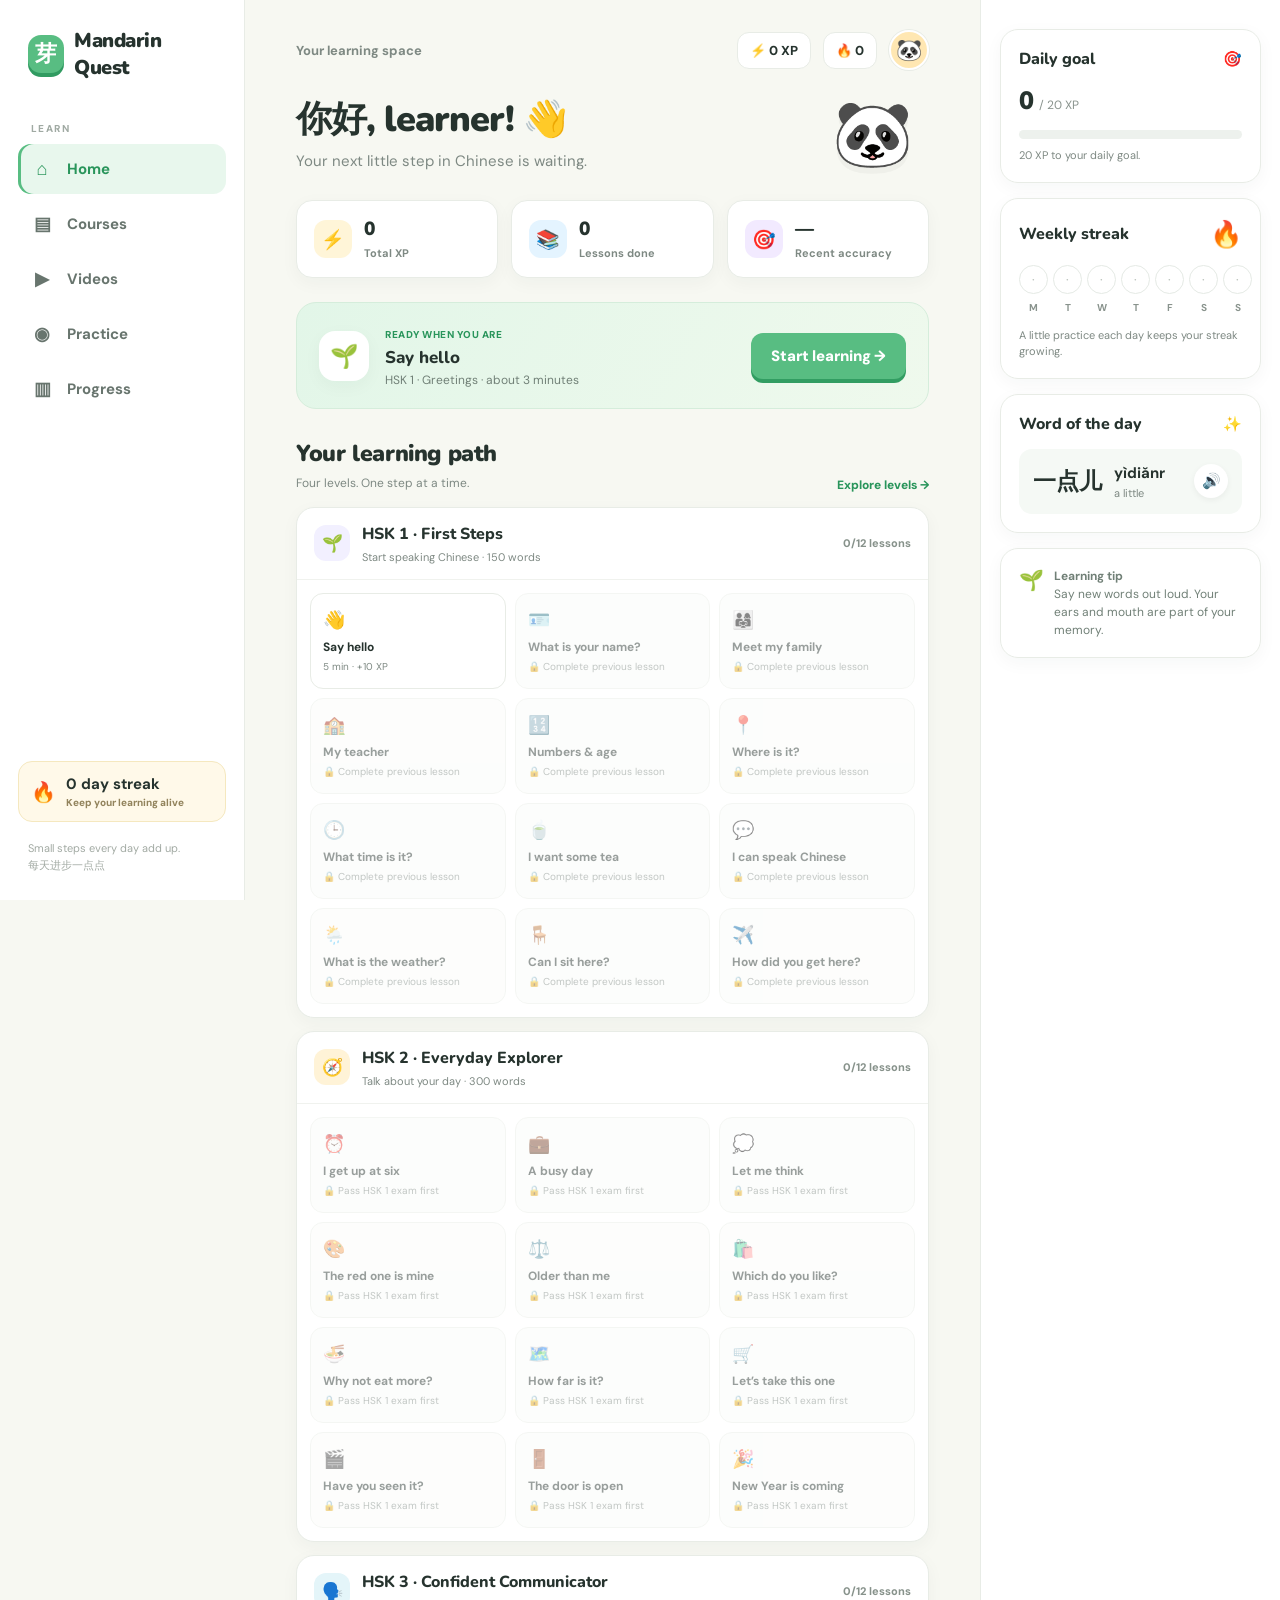
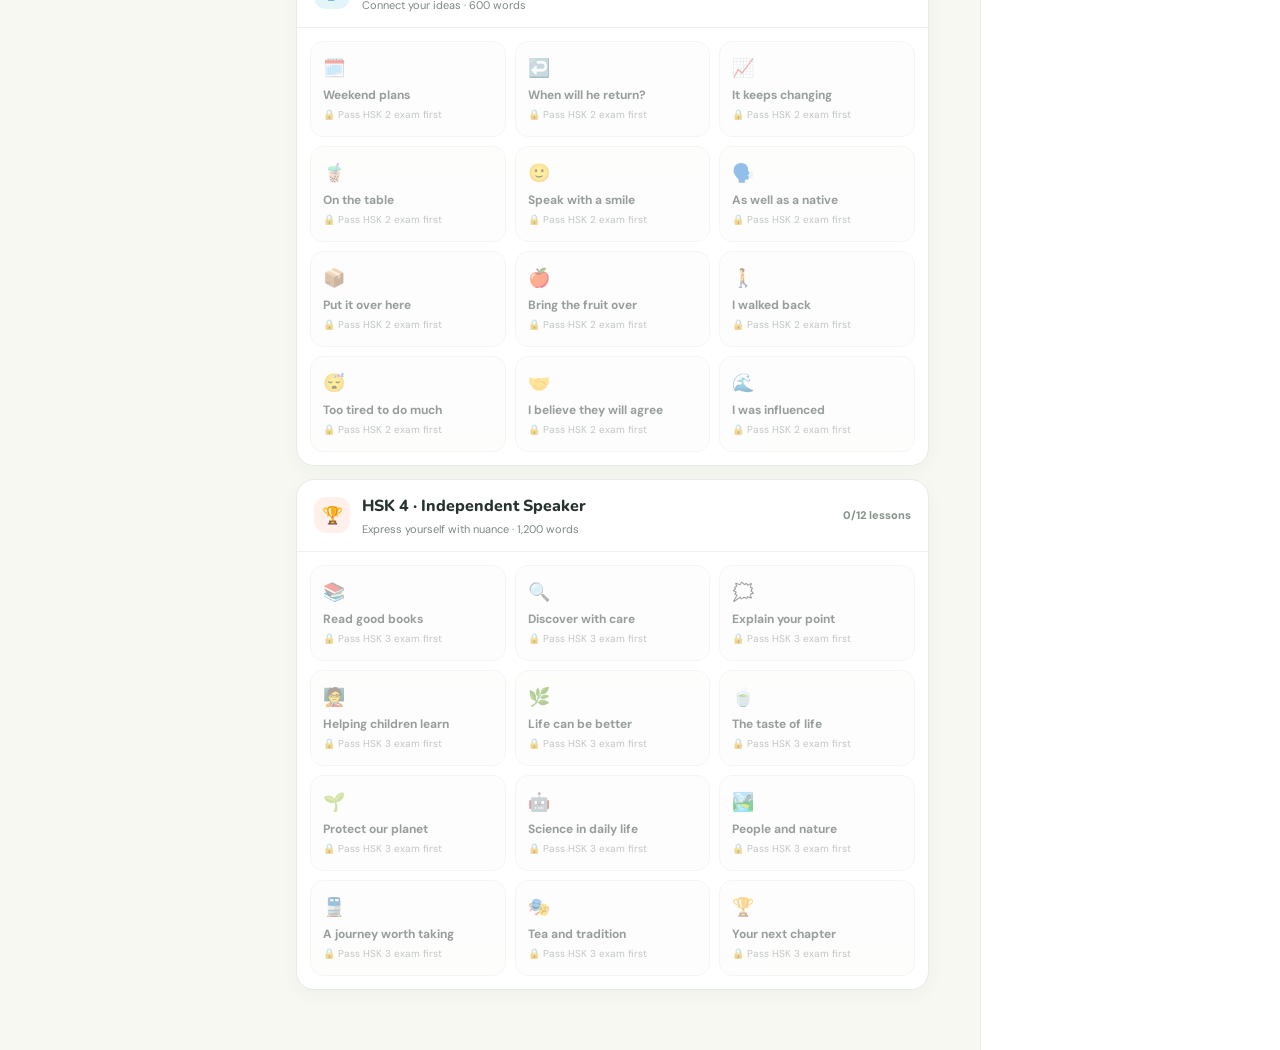
<file: mandarin-quest/index.html>
<!doctype html>
<html lang="en">
<head>
<meta charset="utf-8"><meta name="viewport" content="width=device-width,initial-scale=1">
<meta name="theme-color" content="#f7f8f2"><link rel="manifest" href="./manifest.webmanifest"><link rel="icon" href="./icon.svg" type="image/svg+xml"><title>Mandarin Quest — Learn Chinese</title>
<style>
@import url('https://fonts.googleapis.com/css2?family=DM+Sans:wght@400;500;600;700;800&family=Nunito:wght@600;700;800;900&display=swap');
:root{--ink:#26332e;--muted:#7e8983;--line:#e8ece6;--paper:#fff;--bg:#f7f8f2;--green:#58bd82;--deep:#29955b;--mint:#e6f6ec;--yellow:#ffce58;--blue:#72b9ec;--pink:#f08a91;--purple:#a58be2;--shadow:0 5px 18px #26332e0a}
*{box-sizing:border-box}body{margin:0;background:var(--bg);color:var(--ink);font:15px 'DM Sans',sans-serif}button{font:inherit;color:inherit;cursor:pointer} .app{max-width:1440px;margin:auto;min-height:100vh;display:grid;grid-template-columns:245px 1fr 300px}
aside{background:#fff;border-right:1px solid var(--line);padding:27px 18px;position:sticky;top:0;height:100vh;display:flex;flex-direction:column;z-index:3}.logo{display:flex;align-items:center;gap:10px;padding:0 10px 32px;font:900 20px Nunito,sans-serif;letter-spacing:-.5px}.logo-mark{width:38px;height:38px;border-radius:13px;background:var(--green);display:grid;place-items:center;color:white;font-size:22px;box-shadow:0 4px 0 #319b61}.nav-label{font-size:10px;font-weight:800;letter-spacing:1.4px;color:#a0aaa3;padding:9px 13px}.nav{display:grid;gap:5px}.nav button{display:flex;align-items:center;gap:14px;border:0;background:transparent;padding:13px;border-radius:13px;text-align:left;font-weight:700;color:#68756e;transition:.15s}.nav button:hover{background:#f5f8f4}.nav button.active{color:var(--deep);background:#e8f7ed;box-shadow:inset 3px 0 var(--green)}.ico{width:22px;text-align:center;font-size:18px}.side-bottom{margin-top:auto}.streak-small{display:flex;align-items:center;gap:10px;background:#fff9e9;border:1px solid #f5e8bf;border-radius:14px;padding:12px;font-weight:800}.streak-small span{font-size:20px}.side-foot{font-size:11px;color:#a2aaa3;padding:18px 10px 0;line-height:1.5}
main{padding:28px clamp(20px,4vw,56px) 60px;min-width:0}.topline{display:flex;justify-content:space-between;align-items:center;margin:2px 0 22px}.crumb{color:var(--muted);font-size:13px;font-weight:700}.profile{display:flex;align-items:center;gap:12px}.pill{border:1px solid var(--line);border-radius:12px;padding:9px 12px;background:#fff;font-weight:800;font-size:13px}.avatar{width:40px;height:40px;border-radius:50%;background:#ffe7b2;display:grid;place-items:center;font-size:21px;border:2px solid #fff;box-shadow:0 0 0 1px var(--line)}h1,h2,h3,p{margin-top:0}h1{font:900 clamp(27px,3vw,36px) Nunito,sans-serif;letter-spacing:-1px;margin-bottom:6px}h2{font:900 23px Nunito,sans-serif;letter-spacing:-.4px;margin-bottom:5px}h3{font:800 16px Nunito,sans-serif;margin-bottom:5px}.sub{color:var(--muted);line-height:1.55;margin-bottom:0}.welcome{display:flex;justify-content:space-between;align-items:center;gap:20px;margin-bottom:24px}.welcome-art{font-size:65px;filter:drop-shadow(0 6px 0 #00000008);margin-right:16px}.welcome-copy{max-width:570px}.stats{display:grid;grid-template-columns:repeat(3,1fr);gap:13px;margin-bottom:24px}.stat{background:#fff;border:1px solid var(--line);border-radius:16px;padding:15px 17px;box-shadow:var(--shadow);display:flex;align-items:center;gap:12px}.stat-icon{height:38px;width:38px;display:grid;place-items:center;border-radius:12px;background:#fff5d8;font-size:19px}.stat:nth-child(2) .stat-icon{background:#e4f4ff}.stat:nth-child(3) .stat-icon{background:#f2eaff}.stat strong{font:900 19px Nunito,sans-serif;display:block}.stat small{color:var(--muted);font-size:11px;font-weight:700}
.continue{background:linear-gradient(120deg,#e2f6e8,#eff9ed);border:1px solid #d5eddb;border-radius:20px;padding:20px 22px;display:flex;align-items:center;gap:16px;margin-bottom:29px}.continue-icon{width:50px;height:50px;border-radius:16px;background:#fff;display:grid;place-items:center;font-size:23px;box-shadow:var(--shadow);flex:none}.continue-info{flex:1}.continue-info small{font-weight:800;color:var(--deep);letter-spacing:.5px;text-transform:uppercase;font-size:10px}.continue-info h3{font-size:17px;margin:3px 0}.continue-info p{margin:0;color:#718077;font-size:12px}.btn{border:0;border-radius:12px;background:var(--green);color:white;font-weight:900;padding:13px 20px;box-shadow:0 4px 0 #329d62;transition:transform .15s,box-shadow .15s}.btn:hover{transform:translateY(-1px);box-shadow:0 5px 0 #329d62}.btn:active{transform:translateY(2px);box-shadow:0 2px 0 #329d62}.btn.secondary{background:#fff;color:var(--deep);box-shadow:0 3px 0 #d9e6dd;border:1px solid #e1e9e2}.section-head{display:flex;align-items:end;justify-content:space-between;margin:0 0 14px}.section-head a{font-size:12px;color:var(--deep);font-weight:800;cursor:pointer}.path{display:grid;gap:13px}.unit{border:1px solid var(--line);border-radius:18px;background:#fff;overflow:hidden;box-shadow:var(--shadow)}.unit-head{display:flex;align-items:center;gap:12px;padding:15px 17px;border-bottom:1px solid #f0f2ee}.unit-badge{height:36px;width:36px;border-radius:12px;background:#f2f0ff;display:grid;place-items:center;font-size:17px}.unit:nth-child(2) .unit-badge{background:#fff3d7}.unit:nth-child(3) .unit-badge{background:#e4f5f9}.unit:nth-child(4) .unit-badge{background:#fff0ec}.unit-head div:nth-child(2){flex:1}.unit-head p{margin:2px 0 0;color:var(--muted);font-size:11px}.unit-progress{font-size:11px;font-weight:800;color:#87928b}.lessons{display:grid;grid-template-columns:repeat(3,1fr);gap:9px;padding:13px}.lesson-card{border:1px solid var(--line);border-radius:13px;padding:12px;min-height:96px;background:#fff;text-align:left;transition:.15s;position:relative}.lesson-card:hover{border-color:#9bd5ad;transform:translateY(-2px);box-shadow:var(--shadow)}.lesson-card.done{background:#f0faf3;border-color:#d2efda}.lesson-card.locked{opacity:.47;cursor:not-allowed;background:#fafbf9}.lesson-card .lesson-icon{font-size:18px;margin-bottom:8px}.lesson-card strong{display:block;font-size:12px;line-height:1.3}.lesson-card small{font-size:10px;color:var(--muted);display:block;margin-top:5px}.check{position:absolute;right:9px;top:8px;color:var(--deep);font-weight:900}.rightbar{border-left:1px solid var(--line);padding:29px 19px;background:#fff}.right-card{border:1px solid var(--line);border-radius:18px;padding:18px;margin-bottom:15px;box-shadow:var(--shadow)}.right-title{display:flex;justify-content:space-between;align-items:center;margin-bottom:14px}.right-title h3{margin:0}.flame{font-size:26px}.week{display:flex;justify-content:space-between;gap:5px}.day{display:grid;gap:7px;justify-items:center;color:#89938d;font-size:10px;font-weight:700}.day-mark{width:29px;height:29px;border-radius:50%;border:1.5px solid #e5eae5;display:grid;place-items:center;color:#bbc3bd}.day-mark.hit{background:#ffefc7;border-color:#ffefc7;color:#dd9c15}.goal-bar{height:9px;border-radius:9px;background:#edf1ed;overflow:hidden;margin:12px 0 8px}.goal-fill{height:100%;background:var(--green);border-radius:9px;transition:width .4s}.micro{font-size:11px;color:var(--muted);line-height:1.5}.word-card{background:#f5f9f5;border-radius:13px;padding:14px;display:flex;align-items:center;gap:12px}.hanzi{font:800 23px Nunito,sans-serif}.word-info{flex:1}.word-info small{display:block;color:var(--muted);font-size:11px;margin-top:3px}.sound{border:0;background:white;width:34px;height:34px;border-radius:50%;box-shadow:0 2px 6px #0000000e}.tip{display:flex;gap:10px;align-items:flex-start}.tip span{font-size:20px}.tip p{font-size:12px;line-height:1.5;color:#718077;margin:0}.view{display:none}.view.active{display:block}.level-tabs{display:flex;gap:9px;margin:20px 0}.tab{border:1px solid var(--line);border-radius:12px;padding:10px 15px;background:#fff;font-weight:800;color:#6d7971}.tab.active{background:var(--deep);border-color:var(--deep);color:white}.level-banner{border-radius:19px;padding:21px 23px;background:#f0ebff;display:flex;align-items:center;gap:17px;margin-bottom:19px}.level-banner .big{font-size:39px}.level-banner p{margin:4px 0 0;color:#737386;font-size:13px}.level-banner .level-words{margin-left:auto;text-align:right;font-weight:900;font:900 18px Nunito}.level-banner .level-words small{display:block;font:700 10px 'DM Sans';color:#7c7b89}.two-col{display:grid;grid-template-columns:1fr 1fr;gap:14px}.info-box{background:#fff;border:1px solid var(--line);padding:17px;border-radius:16px}.info-box p{color:var(--muted);font-size:13px;line-height:1.6;margin:7px 0 0}.practice-list{display:grid;gap:10px;margin-top:17px}.practice-row{display:flex;align-items:center;gap:12px;padding:13px;background:#fff;border:1px solid var(--line);border-radius:13px}.practice-row .rowicon{font-size:20px}.practice-row div:nth-child(2){flex:1}.practice-row small{display:block;color:var(--muted);font-size:11px;margin-top:2px}.practice-row button{border:0;background:#e8f7ed;color:var(--deep);font-size:11px;font-weight:900;border-radius:10px;padding:9px 11px}.lesson-overlay{position:fixed;inset:0;background:#1e2c2580;z-index:10;display:none;align-items:center;justify-content:center;padding:18px}.lesson-overlay.open{display:flex}.lesson-modal{width:min(650px,100%);min-height:490px;background:#fff;border-radius:24px;box-shadow:0 25px 80px #13251b55;padding:25px 30px;display:flex;flex-direction:column;position:relative}.modal-top{display:flex;align-items:center;gap:13px}.close{border:0;background:transparent;font-size:23px;color:#8c9790}.progress-track{height:11px;background:#edf1ed;border-radius:9px;flex:1;overflow:hidden}.progress-track div{height:100%;background:var(--green);border-radius:9px;transition:width .3s}.hearts{font-size:13px;color:#ed7f85;font-weight:900}.question-area{margin:auto 0;padding:28px 0}.q-label{color:var(--deep);font-size:12px;font-weight:900;text-transform:uppercase;letter-spacing:1px}.question-area h2{font-size:25px;margin:12px 0 7px}.question-area .hint{color:var(--muted);font-size:14px}.listen-word{display:inline-flex;align-items:center;gap:13px;background:#f4f8f4;padding:16px 20px;border-radius:16px;margin:15px 0}.listen-word b{font:900 35px Nunito}.listen-word button{border:0;border-radius:50%;height:42px;width:42px;background:#dff3e5;font-size:19px}.answers{display:grid;gap:10px;margin-top:17px}.answer{border:2px solid #e7ece7;background:white;border-radius:14px;padding:13px 15px;text-align:left;font-weight:700;min-height:49px;transition:.12s}.answer:hover{border-color:#a6d8b3;background:#fbfefb}.answer.selected{border-color:#64bf87;background:#f0fbf3}.answer.correct{border-color:#55bd7e;background:#eaf8ef}.answer.wrong{border-color:#ed8d91;background:#fff0f0}.answer .cn{font:800 18px Nunito}.answer .en{color:#758078;margin-left:8px;font-size:13px}.typing{width:100%;border:2px solid #e2e9e2;border-radius:13px;padding:14px;font:600 16px 'DM Sans';outline:none;margin-top:14px}.typing:focus{border-color:#6ec68c}.word-tiles{display:flex;flex-wrap:wrap;gap:8px;margin:14px 0}.tile{border:1px solid #dce6dc;background:#fff;border-radius:11px;padding:10px 14px;font:800 17px Nunito;box-shadow:0 2px 0 #e4e9e3}.tile.used{opacity:.32}.tile-space{height:48px;border-bottom:2px solid #dce6dc;font-size:19px;font-weight:800;padding:8px}.feedback{min-height:26px;margin-top:12px;font-weight:800;font-size:13px}.feedback.good{color:#249255}.feedback.bad{color:#d66367}.modal-bottom{display:flex;justify-content:space-between;align-items:center;border-top:1px solid var(--line);padding-top:17px}.modal-bottom .btn{min-width:120px}.result{text-align:center;margin:auto;padding:35px 0}.result .result-emoji{font-size:76px}.result h2{font-size:29px}.result p{color:var(--muted)}.toast{position:fixed;bottom:24px;left:50%;transform:translate(-50%,20px);opacity:0;background:#26332e;color:white;padding:12px 18px;border-radius:12px;z-index:20;font-size:13px;font-weight:700;transition:.25s;pointer-events:none}.toast.show{opacity:1;transform:translate(-50%,0)}.mobile-menu{display:none}
@media(max-width:1120px){.app{grid-template-columns:215px 1fr}.rightbar{display:none}aside{padding-inline:13px}main{padding-inline:30px}}
@media(max-width:700px){.app{display:block;padding-bottom:65px}aside{position:fixed;top:auto;bottom:0;height:62px;width:100%;border-right:0;border-top:1px solid var(--line);padding:5px 8px;display:block}.logo,.nav-label,.side-bottom,.side-foot{display:none}.nav{display:flex;justify-content:space-around}.nav button{display:grid;justify-items:center;gap:1px;padding:6px 9px;font-size:9px}.ico{font-size:18px}.nav button.active{box-shadow:inset 0 -3px var(--green)}main{padding:18px 15px 35px}.topline{margin-bottom:18px}.profile .pill{font-size:11px;padding:8px}.welcome-art{font-size:45px;margin-right:0}.stats{gap:7px}.stat{padding:11px 9px;gap:7px}.stat-icon{width:30px;height:30px;font-size:15px}.stat strong{font-size:16px}.stat small{font-size:9px}.continue{padding:14px;gap:10px;flex-wrap:wrap}.continue .btn{margin-left:auto;padding:10px 13px}.continue-info h3{font-size:15px}.lessons{grid-template-columns:1fr 1fr;padding:10px}.lesson-card{min-height:88px}.lesson-modal{padding:19px 18px;min-height:480px}.question-area h2{font-size:22px}.two-col{grid-template-columns:1fr}.level-tabs{overflow:auto}.tab{white-space:nowrap}.level-banner{padding:15px}.level-banner .level-words{font-size:15px}}
</style><style>.video-feature{background:linear-gradient(120deg,#e8f5ff,#f2efff);border:1px solid #dfeaf6;padding:20px;border-radius:18px;margin:20px 0;display:flex;gap:15px;align-items:center}.video-feature .play{font-size:34px}.video-feature p{margin:4px 0 0;color:#718077;font-size:13px;line-height:1.5}.video-layout{display:grid;grid-template-columns:minmax(0,1.6fr) minmax(220px,.8fr);gap:17px;margin-top:17px}.video-player{background:#18221e;border-radius:16px;overflow:hidden;aspect-ratio:16/9;box-shadow:var(--shadow)}.video-player iframe{width:100%;height:100%;border:0}.video-pick{padding:17px;border:1px solid var(--line);background:#fff;border-radius:16px}.video-pick p{color:var(--muted);font-size:12px;line-height:1.5}.video-levels{display:grid;gap:8px}.video-level{border:1px solid var(--line);background:#fff;border-radius:12px;padding:11px 12px;text-align:left;display:flex;align-items:center;gap:10px;font-weight:800}.video-level.active{background:#e8f7ed;border-color:#91d1a4;color:var(--deep)}.video-level small{margin-left:auto;font-weight:600;color:var(--muted)}.video-controls{display:flex;align-items:center;justify-content:space-between;gap:14px;margin-top:12px;padding:14px 16px;background:#fff;border:1px solid var(--line);border-radius:14px}.video-controls .micro{margin-top:3px}@media(max-width:700px){.video-layout{grid-template-columns:1fr}.video-pick{order:-1}.video-feature{align-items:flex-start}.video-controls{align-items:flex-start;flex-direction:column}}
</style></head>
<body><div class="app">
<aside><div class="logo"><div class="logo-mark">芽</div> Mandarin Quest</div><div class="nav-label">LEARN</div><nav class="nav"><button data-view="home" class="active"><span class="ico">⌂</span>Home</button><button data-view="courses"><span class="ico">▤</span>Courses</button><button data-view="videos"><span class="ico">▶</span>Videos</button><button data-view="practice"><span class="ico">◉</span>Practice</button><button data-view="progress"><span class="ico">▥</span>Progress</button></nav><div class="side-bottom"><div class="streak-small"><span>🔥</span><div><b id="sideStreak">0 day streak</b><div style="font-size:10px;color:#92835c;margin-top:2px">Keep your learning alive</div></div></div></div><div class="side-foot">Small steps every day add up.<br>每天进步一点点</div></aside>
<main><div class="topline"><div class="crumb" id="crumb">Your learning space</div><div class="profile"><div class="pill">⚡ <span id="topXP">0</span> XP</div><div class="pill">🔥 <span id="topStreak">0</span></div><div class="avatar">🐼</div></div></div>
<section class="view active" id="home"><div class="welcome"><div class="welcome-copy"><h1>你好, learner! 👋</h1><p class="sub">Your next little step in Chinese is waiting.</p></div><div class="welcome-art">🐼</div></div><div class="stats"><div class="stat"><div class="stat-icon">⚡</div><div><strong id="statXP">0</strong><small>Total XP</small></div></div><div class="stat"><div class="stat-icon">📚</div><div><strong id="statLessons">0</strong><small>Lessons done</small></div></div><div class="stat"><div class="stat-icon">🎯</div><div><strong id="statAccuracy">—</strong><small>Recent accuracy</small></div></div></div><div class="continue"><div class="continue-icon">🌱</div><div class="continue-info"><small>READY WHEN YOU ARE</small><h3 id="continueTitle">Start your first lesson</h3><p id="continueDesc">A quick lesson is all it takes to begin.</p></div><button class="btn" id="continueBtn">Start learning →</button></div><div class="section-head"><div><h2>Your learning path</h2><p class="sub" style="font-size:12px">Four levels. One step at a time.</p></div><a onclick="showView('courses')">Explore levels →</a></div><div class="path" id="homePath"></div></section>
<section class="view" id="courses"><h1>Your courses</h1><p class="sub">Choose a level and build your Chinese, one lesson at a time.</p><div class="level-tabs" id="levelTabs"></div><div id="courseContent"></div></section>
<section class="view" id="videos"><h1>Learn with videos 🎬</h1><p class="sub">Finish one video to unlock the next lesson.</p><div class="video-feature"><div class="play">▶️</div><div><h3 style="margin:0">Video path: Chinese Zero to Hero</h3><p>Choose an HSK level and watch its lessons in order. The next video unlocks when the current video finishes.</p></div></div><div class="video-layout"><div><div class="video-player" id="videoPlayer"></div><div class="video-controls"><div><b id="videoTitle">Loading lesson…</b><div class="micro" id="videoStatus">The next lesson unlocks when this video finishes.</div></div><button class="btn" id="playVideoBtn" onclick="playCurrentVideo()">▶ Play lesson</button></div></div><div class="video-pick"><h3>Choose your level</h3><p>Each level has its own step-by-step video path.</p><div class="video-levels" id="videoLevels"></div><div style="border-top:1px solid var(--line);margin-top:15px;padding-top:13px"><div class="micro"><b>Study tip</b><br>After the video, try a course lesson and say one new example aloud.</div></div></div></div><p class="micro" style="margin-top:15px">Watching completion is saved on this device. Videos are hosted by YouTube.</p></section>
<section class="view" id="practice"><h1>Practice makes progress</h1><p class="sub">Bring old words back to mind and make them stick.</p><div class="practice-list"><div class="practice-row"><span class="rowicon">🧠</span><div><b>Smart review</b><small>Revisit words from lessons you’ve completed</small></div><button onclick="startReview()">Start review</button></div><div class="practice-row"><span class="rowicon">🎧</span><div><b>Listening warm-up</b><small>Hear a word and choose what it means</small></div><button onclick="startListening()">Listen</button></div><div class="practice-row"><span class="rowicon">⚡</span><div><b>Quick 5</b><small>Five questions, a little XP, no pressure</small></div><button onclick="startQuick()">Play</button></div></div><div class="info-box" style="margin-top:18px"><h3>💡 Tiny habit, big results</h3><p>Try a short review before you finish for the day. Recalling a word from memory helps you remember it longer than rereading it.</p></div></section>
<section class="view" id="progress"><h1>Your progress</h1><p class="sub">Every lesson completed is a step forward.</p><div class="stats" style="margin-top:20px"><div class="stat"><div class="stat-icon">⚡</div><div><strong id="pXP">0</strong><small>XP earned</small></div></div><div class="stat"><div class="stat-icon">🔥</div><div><strong id="pStreak">0</strong><small>Day streak</small></div></div><div class="stat"><div class="stat-icon">🏅</div><div><strong id="pLessons">0</strong><small>Lessons completed</small></div></div></div><div class="section-head"><div><h2>Level journey</h2><p class="sub" style="font-size:12px">Your completed lessons by course.</p></div></div><div class="path" id="progressPath"></div><div class="info-box" style="margin-top:18px"><h3>🌟 A note about your course</h3><p>This learning path is inspired by the topics and progression of the HSK Standard Course series. Activities use original examples. Choose the HSK syllabus version that matches your exam date; test requirements can change.</p></div></section>
</main><div class="rightbar"><div class="right-card"><div class="right-title"><h3>Daily goal</h3><span>🎯</span></div><div style="display:flex;align-items:baseline;gap:5px"><b style="font:900 25px Nunito" id="goalCount">0</b><span style="color:#89938d;font-size:12px">/ 20 XP</span></div><div class="goal-bar"><div class="goal-fill" id="goalFill"></div></div><div class="micro" id="goalMessage">Earn 20 XP today to reach your goal.</div></div><div class="right-card"><div class="right-title"><h3>Weekly streak</h3><span class="flame">🔥</span></div><div class="week" id="week"></div><div class="micro" style="margin-top:13px">A little practice each day keeps your streak growing.</div></div><div class="right-card"><div class="right-title"><h3>Word of the day</h3><span>✨</span></div><div class="word-card"><div class="hanzi" id="wordHanzi">你好</div><div class="word-info"><b id="wordPinyin">nǐ hǎo</b><small id="wordMeaning">hello</small></div><button class="sound" onclick="speakWord()">🔊</button></div></div><div class="right-card"><div class="tip"><span>🌱</span><p><b>Learning tip</b><br>Say new words out loud. Your ears and mouth are part of your memory.</p></div></div></div></div>
<div class="lesson-overlay" id="overlay"><div class="lesson-modal" id="modal"></div></div><div class="toast" id="toast"></div>
<script>
const C=(title,topic,icon,words,pattern,example,translation)=>({title,topic,icon,words,pattern,example,translation});
const levels=[
{id:1,color:'#dff5e6',name:'First Steps',subtitle:'Start speaking Chinese',words:'150 words',units:[
{title:'Hello, Chinese!',desc:'Meet and greet',icon:'👋',lessons:[C('Say hello','Greetings','👋',[['你好','nǐ hǎo','hello'],['谢谢','xièxie','thank you'],['再见','zàijiàn','goodbye'],['不','bù','no; not']],'你好 means “hello.” 谢谢 means “thank you.”','你好！谢谢！','Hello! Thank you!'),C('What is your name?','Introductions','🪪',[['我','wǒ','I; me'],['你','nǐ','you'],['叫','jiào','to be called'],['什么','shénme','what']],'你叫什么名字？ asks “What is your name?”','你叫什么名字？我叫安娜。','What is your name? My name is Anna.'),C('Meet my family','People','👨‍👩‍👧',[['他','tā','he'],['她','tā','she'],['爸爸','bàba','dad'],['妈妈','māma','mom']],'Use 是 to say who someone is: 她是老师。','她是我的妈妈。','She is my mom.')]},
{title:'Everyday life',desc:'People, places & things',icon:'🏡',lessons:[C('My teacher','School & people','🏫',[['老师','lǎoshī','teacher'],['学生','xuésheng','student'],['朋友','péngyou','friend'],['中国','Zhōngguó','China']],'我的 means “my.” 她是我的老师。','他是中国学生。','He is a Chinese student.'),C('Numbers & age','Numbers','🔢',[['一','yī','one'],['二','èr','two'],['三','sān','three'],['岁','suì','years old']],'Number + 岁 tells someone’s age.','我女儿今年三岁。','My daughter is three this year.'),C('Where is it?','Places','📍',[['哪儿','nǎr','where'],['学校','xuéxiào','school'],['家','jiā','home'],['在','zài','at; in']],'Use 在 to say where someone or something is.','你在哪儿？我在家。','Where are you? I am at home.')]},
{title:'My day',desc:'Time, food & routines',icon:'☀️',lessons:[C('What time is it?','Time','🕒',[['现在','xiànzài','now'],['点','diǎn','o’clock'],['今天','jīntiān','today'],['明天','míngtiān','tomorrow']],'Time words often come before the action.','现在三点。','It is three o’clock now.'),C('I want some tea','Food & drink','🍵',[['想','xiǎng','would like; want'],['喝','hē','drink'],['茶','chá','tea'],['水','shuǐ','water']],'想 + verb expresses what you would like to do.','我想喝茶。','I would like to drink tea.'),C('I can speak Chinese','Abilities','💬',[['会','huì','can; know how to'],['说','shuō','speak'],['汉语','Hànyǔ','Chinese language'],['一点儿','yìdiǎnr','a little']],'会 + verb expresses a learned ability.','我会说一点儿汉语。','I can speak a little Chinese.')]},
{title:'Out and about',desc:'Weather, shopping & travel',icon:'🧭',lessons:[C('What is the weather?','Weather','🌦️',[['天气','tiānqì','weather'],['怎么样','zěnmeyàng','how; what ... like'],['很','hěn','very'],['热','rè','hot']],'怎么样 asks “how?” or “what is it like?”','今天天气怎么样？','What is the weather like today?'),C('Can I sit here?','Around town','🪑',[['能','néng','may; can'],['坐','zuò','sit'],['这儿','zhèr','here'],['请','qǐng','please']],'能 + verb can ask permission or ability.','我能坐这儿吗？','May I sit here?'),C('How did you get here?','Travel','✈️',[['来','lái','come'],['去','qù','go'],['飞机','fēijī','airplane'],['坐','zuò','take; sit']],'坐 + transport means to take that transport.','我是坐飞机来的。','I came by plane.')]}
]},
{id:2,color:'#fff0c7',name:'Everyday Explorer',subtitle:'Talk about your day',words:'300 words',units:[
{title:'My routine',desc:'Time & habits',icon:'⏰',lessons:[C('I get up at six','Daily routine','⏰',[['每天','měitiān','every day'],['起床','qǐchuáng','get up'],['早上','zǎoshang','morning'],['运动','yùndòng','exercise']],'Time + subject + action: 我每天六点起床。','我每天早上运动。','I exercise every morning.'),C('A busy day','At work','💼',[['工作','gōngzuò','work'],['公司','gōngsī','company'],['分钟','fēnzhōng','minute'],['开始','kāishǐ','begin']],'Use 从…到… for “from…to…”.','我九点开始工作。','I start work at nine.'),C('Let me think','Making plans','💭',[['想','xiǎng','think; want'],['告诉','gàosu','tell'],['再','zài','then; again'],['以后','yǐhòu','later']],'再 + verb can mean “then do it.”','让我想想再告诉你。','Let me think and tell you later.')]},
{title:'Describe & compare',desc:'Things, people & choices',icon:'🎨',lessons:[C('The red one is mine','Colors & things','🎨',[['红色','hóngsè','red'],['左边','zuǒbian','left side'],['那个','nàge','that one'],['自己','zìjǐ','oneself']],'Use 的 to mark possession or describe a noun.','左边红色的是我的。','The red one on the left is mine.'),C('Older than me','Comparisons','⚖️',[['比','bǐ','than; compare'],['大','dà','big; older'],['小','xiǎo','small; younger'],['高','gāo','tall']],'A + 比 + B + adjective: 他比我高。','他比我大三岁。','He is three years older than me.'),C('Which do you like?','Preferences','🛍️',[['喜欢','xǐhuan','like'],['觉得','juéde','feel; think'],['便宜','piányi','cheap'],['贵','guì','expensive']],'觉得 introduces an opinion or impression.','我觉得这个很便宜。','I think this is very cheap.')]},
{title:'Food & places',desc:'Order, travel & get around',icon:'🍜',lessons:[C('Why not eat more?','At a restaurant','🍜',[['吃','chī','eat'],['已经','yǐjīng','already'],['饱','bǎo','full'],['再','zài','more; again']],'怎么不…？ can gently ask why someone isn’t doing something.','你怎么不吃了？','Why aren’t you eating more?'),C('How far is it?','Directions','🗺️',[['离','lí','from; away from'],['远','yuǎn','far'],['近','jìn','near'],['走','zǒu','walk']],'A 离 B + adjective describes distance.','你家离公司远吗？','Is your home far from work?'),C('Let’s take this one','Shopping','🛒',[['件','jiàn','measure word for clothes'],['买','mǎi','buy'],['穿','chuān','wear'],['最','zuì','most']],'Use 就…吧 to make a suggestion or decision.','就买这件吧。','Let’s buy this one.')]},
{title:'Experiences',desc:'What happened?',icon:'🎬',lessons:[C('Have you seen it?','Experience','🎬',[['看','kàn','watch; see'],['过','guo','experience marker'],['电影','diànyǐng','movie'],['次','cì','time; occurrence']],'Verb + 过 asks or tells about past experience.','你看过那个电影吗？','Have you seen that movie?'),C('The door is open','States & changes','🚪',[['门','mén','door'],['开','kāi','open'],['着','zhe','ongoing state'],['关','guān','close']],'Verb + 着 describes a continuing state.','门开着呢。','The door is open.'),C('New Year is coming','Near future','🎉',[['快','kuài','soon; fast'],['要','yào','about to'],['新年','xīnnián','New Year'],['到','dào','arrive']],'快要…了 signals something is about to happen.','新年快要到了。','The New Year is coming soon.')]}
]},
{id:3,color:'#dff3fa',name:'Confident Communicator',subtitle:'Connect your ideas',words:'600 words',units:[
{title:'Plans & stories',desc:'Talk about what is happening',icon:'🗓️',lessons:[C('Weekend plans','Plans','🗓️',[['打算','dǎsuàn','plan to'],['周末','zhōumò','weekend'],['一起','yìqǐ','together'],['爬山','páshān','hike']],'打算 + verb tells what you plan to do.','你周末有什么打算？','What are your plans for the weekend?'),C('When will he return?','Time & sequence','↩️',[['回来','huílái','come back'],['还','hái','still; yet'],['可能','kěnéng','maybe'],['已经','yǐjīng','already']],'Use 什么时候 to ask when something happens.','他什么时候回来？','When will he come back?'),C('It keeps changing','Change over time','📈',[['最近','zuìjìn','recently'],['越来越','yuèláiyuè','more and more'],['胖','pàng','fat'],['健康','jiànkāng','healthy']],'越来越 + adjective means “increasingly…”','我最近越来越忙了。','I have been getting busier lately.')]},
{title:'Describe precisely',desc:'Location, manner & comparison',icon:'🔎',lessons:[C('On the table','Where things are','🧋',[['桌子','zhuōzi','table'],['放','fàng','put; place'],['饮料','yǐnliào','drink'],['很多','hěn duō','many; a lot']],'放着 describes something placed and remaining there.','桌子上放着很多饮料。','There are lots of drinks on the table.'),C('Speak with a smile','How actions happen','🙂',[['总是','zǒngshì','always'],['笑','xiào','smile; laugh'],['客人','kèrén','guest; customer'],['认真','rènzhēn','carefully']],'Verb + 着 can describe how another action is done.','她笑着跟客人说话。','She talks with customers while smiling.'),C('As well as a native','Similarities','🗣️',[['一样','yíyàng','the same'],['清楚','qīngchu','clear'],['说得','shuō de','speak (to a degree)'],['流利','liúlì','fluent']],'Verb + 得 + description evaluates how an action is done.','她汉语说得跟中国人一样好。','She speaks Chinese as well as a Chinese person.')]},
{title:'Make it happen',desc:'Requests, results & direction',icon:'🛠️',lessons:[C('Put it over here','把 sentences','📦',[['把','bǎ','object marker'],['重要','zhòngyào','important'],['东西','dōngxi','thing'],['放','fàng','put']],'把 + object + verb describes what is done to an object.','把重要的东西放在这儿。','Put the important things here.'),C('Bring the fruit over','Direction complements','🍎',[['拿','ná','take; hold'],['过来','guòlái','come over'],['水果','shuǐguǒ','fruit'],['给','gěi','give; to']],'Verb + 过来 describes movement toward the speaker.','你把水果拿过来。','Bring the fruit over here.'),C('I walked back','How it happened','🚶',[['走','zǒu','walk'],['回来','huílái','come back'],['骑车','qíchē','ride a bike'],['终于','zhōngyú','finally']],'Verb + result/direction can show how an action finishes.','我是走回来的。','I walked back.')]},
{title:'Opinions & solutions',desc:'Explain, react & respond',icon:'💡',lessons:[C('Too tired to do much','Degree & result','😴',[['累','lèi','tired'],['下班','xiàbān','finish work'],['睡觉','shuìjiào','sleep'],['只好','zhǐhǎo','have no choice but']],'得 links an action or state to its degree/result.','我累得下班就想睡觉。','I am so tired I just want to sleep after work.'),C('I believe they will agree','Beliefs','🤝',[['相信','xiāngxìn','believe'],['同意','tóngyì','agree'],['办法','bànfǎ','way; method'],['解决','jiějué','solve']],'A verb + clause can express belief about what will happen.','我相信他们会同意。','I believe they will agree.'),C('I was influenced','Passive voice','🌊',[['影响','yǐngxiǎng','influence'],['被','bèi','by (passive marker)'],['改变','gǎibiàn','change'],['发现','fāxiàn','discover']],'被 + agent + verb describes something done to the subject.','我被他的想法影响了。','I was influenced by his idea.')]}
]},
{id:4,color:'#ffebe4',name:'Independent Speaker',subtitle:'Express yourself with nuance',words:'1,200 words',units:[
{title:'Ideas & learning',desc:'Read, reflect & discuss',icon:'📖',lessons:[C('Read good books','Reading','📚',[['读书','dúshū','read books; study'],['知识','zhīshi','knowledge'],['习惯','xíguàn','habit'],['提高','tígāo','improve']],'Read for the main point, then notice how examples support it.','读好书可以增加知识。','Reading good books can increase knowledge.'),C('Discover with care','Observation','🔍',[['用心','yòngxīn','attentively'],['发现','fāxiàn','discover'],['细节','xìjié','detail'],['周围','zhōuwéi','surroundings']],'用心 emphasizes doing something attentively.','用心观察，就能发现生活中的变化。','Observe attentively and you can notice changes in life.'),C('Explain your point','Opinions','🗯️',[['观点','guāndiǎn','viewpoint'],['原因','yuányīn','reason'],['比如','bǐrú','for example'],['因此','yīncǐ','therefore']],'Support an opinion with a reason and an example.','我同意这个观点，因为它很有道理。','I agree with this view because it makes sense.')]},
{title:'People & society',desc:'Relationships, education & life',icon:'👥',lessons:[C('Helping children learn','Education','🧑‍🏫',[['教育','jiàoyù','education'],['耐心','nàixīn','patience'],['鼓励','gǔlì','encourage'],['成长','chéngzhǎng','grow; development']],'Use examples to explain an approach or piece of advice.','教育孩子需要耐心和鼓励。','Educating children takes patience and encouragement.'),C('Life can be better','Wellbeing','🌿',[['生活','shēnghuó','life'],['习惯','xíguàn','habit'],['健康','jiànkāng','health'],['改变','gǎibiàn','change']],'Compare a current situation with a possible improvement.','一个小习惯也可以让生活更健康。','A small habit can also make life healthier.'),C('The taste of life','Describing experience','🍵',[['味道','wèidao','taste; flavor'],['回忆','huíyì','memory'],['特别','tèbié','special'],['感受','gǎnshòu','feeling']],'Use descriptive words to explain a personal experience.','这道菜的味道让我想起小时候。','This dish’s taste reminds me of childhood.')]},
{title:'Nature & technology',desc:'Understand a changing world',icon:'🌏',lessons:[C('Protect our planet','Environment','🌱',[['保护','bǎohù','protect'],['环境','huánjìng','environment'],['减少','jiǎnshǎo','reduce'],['污染','wūrǎn','pollution']],'Explain a problem and suggest a practical response.','我们应该减少塑料垃圾。','We should reduce plastic waste.'),C('Science in daily life','Technology','🤖',[['科技','kējì','science and technology'],['发展','fāzhǎn','develop'],['方便','fāngbiàn','convenient'],['影响','yǐngxiǎng','influence']],'Discuss both benefits and possible effects of a change.','科技的发展让生活更方便。','Technological development makes life more convenient.'),C('People and nature','Nature','🏞️',[['自然','zìrán','nature'],['动物','dòngwù','animal'],['关系','guānxì','relationship'],['平衡','pínghéng','balance']],'Use 因为…所以… or 虽然…但是… to link ideas.','人和自然的关系需要保持平衡。','The relationship between people and nature needs balance.')]},
{title:'Tell the whole story',desc:'Connect details and conclusions',icon:'🧩',lessons:[C('A journey worth taking','Narrative','🚆',[['一路上','yílùshàng','along the way'],['风景','fēngjǐng','scenery'],['经历','jīnglì','experience'],['印象','yìnxiàng','impression']],'Organize a story with a beginning, key event and reflection.','一路上的风景给我留下了很深的印象。','The scenery along the way left a deep impression on me.'),C('Tea and tradition','Culture','🎭',[['文化','wénhuà','culture'],['传统','chuántǒng','tradition'],['京剧','jīngjù','Beijing opera'],['了解','liǎojiě','learn about; understand']],'Use a concrete example to introduce a cultural topic.','通过京剧，我更了解中国文化。','Through Beijing opera, I understand Chinese culture better.'),C('Your next chapter','Review & reflect','🏆',[['目标','mùbiāo','goal'],['进步','jìnbù','progress'],['继续','jìxù','continue'],['信心','xìnxīn','confidence']],'Summarize what you learned and explain what you want to do next.','我会继续学习，也更有信心了。','I will keep learning, and I feel more confident.')]}
]}
];
const icons=['🌱','🧭','💬','✨','🎧','📝','🧠','🏅'];const allLessons=levels.flatMap(l=>l.units.flatMap((u,ui)=>u.lessons.map((x,li)=>({...x,level:l.id,unit:ui,index:li}))));
const key='mandarinQuest.v1';let state=JSON.parse(localStorage.getItem(key)||'null')||{done:[],xp:0,dayXP:0,streak:0,lastDay:'',accuracy:[],levelTab:1};state.examScores=state.examScores||{};state.passedLevels=state.passedLevels||{};let currentView='home',curLevel=1,quiz=null,toastTimer;
function save(){localStorage.setItem(key,JSON.stringify(state));renderStats()}
function today(){return new Date().toLocaleDateString('en-CA')}
function addXP(n){const d=today();if(state.lastDay!==d){let y=new Date();y.setDate(y.getDate()-1);const yesterday=y.toLocaleDateString('en-CA');state.streak=state.lastDay===yesterday?state.streak+1:1;state.lastDay=d;state.dayXP=0}state.xp+=n;state.dayXP+=n;save()}
function renderStats(){['topXP','statXP','pXP'].forEach(x=>document.getElementById(x).textContent=state.xp);['topStreak','pStreak','sideStreak'].forEach(x=>document.getElementById(x).textContent=x==='sideStreak'?`${state.streak} day streak`:state.streak);['statLessons','pLessons'].forEach(x=>document.getElementById(x).textContent=state.done.length);document.getElementById('statAccuracy').textContent=state.accuracy.length?Math.round(state.accuracy.slice(-10).reduce((a,b)=>a+b,0)/Math.min(10,state.accuracy.length))+'%':'—';document.getElementById('goalCount').textContent=state.dayXP;document.getElementById('goalFill').style.width=Math.min(100,state.dayXP/20*100)+'%';document.getElementById('goalMessage').textContent=state.dayXP>=20?'Daily goal reached! Lovely work.':`${20-state.dayXP} XP to your daily goal.`;const pending=levels.find(l=>allLevelLessonsDone(l.id)&&!state.passedLevels[l.id]&&canAccessLevel(l.id));const nextId=firstUndone();const next=nextId?allLessons.find(x=>idOf(x)===nextId):null;if(pending){document.getElementById('continueTitle').textContent=`HSK ${pending.id} checkpoint exam`;document.getElementById('continueDesc').textContent='Score at least 90% to unlock the next level.';document.getElementById('continueBtn').textContent='Take exam →';document.getElementById('continueBtn').onclick=()=>{curLevel=pending.id;showView('courses')}}else if(next){document.getElementById('continueTitle').textContent=next.title;document.getElementById('continueDesc').textContent=`HSK ${next.level} · ${next.topic} · about 3 minutes`;document.getElementById('continueBtn').textContent=state.done.length?'Continue →':'Start learning →';document.getElementById('continueBtn').onclick=()=>startLesson(idOf(next))}else{document.getElementById('continueTitle').textContent='All four levels complete!';document.getElementById('continueDesc').textContent='Amazing progress. Keep your Chinese fresh with review.';document.getElementById('continueBtn').textContent='Practice review →';document.getElementById('continueBtn').onclick=()=>showView('practice')}renderPath();renderWeek()}
function idOf(x){return `${x.level}-${x.unit}-${x.index}`}
function renderPath(){let html='';levels.forEach(l=>{html+=`<article class="unit"><div class="unit-head"><div class="unit-badge">${l.id===1?'🌱':l.id===2?'🧭':l.id===3?'🗣️':'🏆'}</div><div><h3>HSK ${l.id} · ${l.name}</h3><p>${l.subtitle} · ${l.words}</p></div><div class="unit-progress">${countLevelDone(l.id)}/${l.units.reduce((a,u)=>a+u.lessons.length,0)} lessons</div></div><div class="lessons">`;let prev=true;l.units.forEach((u,ui)=>u.lessons.forEach((x,li)=>{const id=`${l.id}-${ui}-${li}`,done=state.done.includes(id),locked=!done&&id!==firstUndone();const lock=locked?`locked`:``,check=done?'<span class="check">✓</span>':'';html+=`<button class="lesson-card ${done?'done':''} ${lock}" ${locked?'disabled':''} onclick="startLesson('${id}')">${check}<div class="lesson-icon">${x.icon||icons[li%icons.length]}</div><strong>${x.title}</strong><small>${locked?(!canAccessLevel(l.id)?'🔒 Pass HSK '+(l.id-1)+' exam first':'🔒 Complete previous lesson'):`${5+li} min · +10 XP`}</small></button>`;}));html+='</div></article>'});document.getElementById('homePath').innerHTML=html;document.getElementById('progressPath').innerHTML=html}
function canAccessLevel(n){return n===1||!!state.passedLevels[n-1]}function totalLevelLessons(n){return levels[n-1].units.reduce((sum,u)=>sum+u.lessons.length,0)}function allLevelLessonsDone(n){return countLevelDone(n)===totalLevelLessons(n)}function firstUndone(){for(const l of levels){if(!canAccessLevel(l.id))return '';const x=allLessons.find(a=>a.level===l.id&&!state.done.includes(idOf(a)));if(x)return idOf(x);if(!state.passedLevels[l.id])return ''}return ''}function countLevelDone(n){return state.done.filter(x=>x.startsWith(n+'-')).length}
function renderWeek(){let wrap=document.getElementById('week');let date=new Date();let day=date.getDay();let monday=(day+6)%7;let names=['M','T','W','T','F','S','S'];wrap.innerHTML=names.map((n,i)=>{let past=i<monday;let hit=past?i>=Math.max(0,monday-state.streak):i===monday&&state.dayXP>0;return `<div class="day"><div class="day-mark ${hit?'hit':''}">${hit?'✓':'·'}</div>${n}</div>`}).join('')}
function showView(name){currentView=name;document.querySelectorAll('.view').forEach(v=>v.classList.toggle('active',v.id===name));document.querySelectorAll('.nav button').forEach(b=>b.classList.toggle('active',b.dataset.view===name));document.getElementById('crumb').textContent={home:'Your learning space',courses:'Explore your courses',videos:'Watch and learn',practice:'Practice zone',progress:'Your journey'}[name];if(name==='courses')renderCourses();if(name==='videos')renderVideos();if(name==='progress')renderStats()}
document.querySelectorAll('.nav button').forEach(b=>b.onclick=()=>showView(b.dataset.view));
function renderCourses(){document.getElementById('levelTabs').innerHTML=levels.map(l=>`<button class="tab ${curLevel===l.id?'active':''}" onclick="curLevel=${l.id};renderCourses()">HSK ${l.id}</button>`).join('');let l=levels[curLevel-1];let content=`<div class="level-banner" style="background:${l.color}"><div class="big">${['🌱','🧭','🗣️','🏆'][curLevel-1]}</div><div><h2>HSK ${curLevel}: ${l.name}</h2><p>${l.subtitle} · ${l.units.length} units · ${l.units.reduce((a,u)=>a+u.lessons.length,0)} lessons</p></div><div class="level-words">${l.words}<small>CORE VOCABULARY</small></div></div><div class="two-col"><div class="info-box"><h3>What you’ll learn</h3><p>${['Greet people, introduce yourself, talk about family, time, food, weather and simple travel.','Describe your routines, compare people and things, talk about distance and share past experiences.','Connect ideas in conversation, describe how things happen and tell short stories.','Discuss learning, society, nature and technology; explain ideas and summarize experiences.'][curLevel-1]}</p></div><div class="info-box"><h3>Your course rhythm</h3><p>Each lesson takes about 5 minutes. Learn a few words, practice a useful pattern, then use it in a short activity. Come back for review to help it stick.</p></div></div><div class="path" style="margin-top:17px">`;l.units.forEach((u,ui)=>{content+=`<article class="unit"><div class="unit-head"><div class="unit-badge">${u.icon}</div><div><h3>${u.title}</h3><p>${u.desc}</p></div><div class="unit-progress">${u.lessons.filter((_,li)=>state.done.includes(`${curLevel}-${ui}-${li}`)).length}/${u.lessons.length}</div></div><div class="lessons">`;u.lessons.forEach((x,li)=>{let id=`${curLevel}-${ui}-${li}`,done=state.done.includes(id),can=done||id===firstUndone();content+=`<button class="lesson-card ${done?'done':''} ${can?'':'locked'}" ${can?'':'disabled'} onclick="startLesson('${id}')">${done?'<span class="check">✓</span>':''}<div class="lesson-icon">${x.icon}</div><strong>${x.title}</strong><small>${can?'Start lesson →':!canAccessLevel(curLevel)?'🔒 Pass HSK '+(curLevel-1)+' exam first':'🔒 Complete earlier lessons first'}</small></button>`});content+='</div></article>'});content+='</div>';document.getElementById('courseContent').innerHTML=content;renderExamPanel(l)}
function renderExamPanel(level){let id=level.id,done=countLevelDone(id),total=totalLevelLessons(id),allowed=canAccessLevel(id),passed=!!state.passedLevels[id],score=state.examScores[id];let message=!allowed?`Pass the HSK ${id-1} checkpoint exam first to unlock this level.`:passed?`Passed with ${score||90}%. The next level is unlocked.`:done<total?`Complete all ${total} lessons in this level to unlock its exam. (${done}/${total} complete)`:score!==undefined?`Last score: ${score}%. You need at least 90% to pass. Review and try again.`:`All lessons complete. Score at least 90% to unlock the next level.`;let button=passed?`<button class="btn secondary" onclick="startLevelExam(${id})">Retake exam</button>`:`<button class="btn" ${allowed&&done===total?'':'disabled'} onclick="startLevelExam(${id})">${score!==undefined?'Try again':'Start level exam'} · 90% to pass</button>`;document.getElementById('courseContent').insertAdjacentHTML('beforeend',`<div class="info-box" style="margin-top:16px;border-color:${passed?'#bde6c8':'#e8ece6'}"><div style="display:flex;align-items:center;justify-content:space-between;gap:15px;flex-wrap:wrap"><div><h3>${passed?'🏅 HSK '+id+' exam passed':'📝 HSK '+id+' checkpoint exam'}</h3><p>${message}</p></div>${button}</div></div>`)}
function shuffleList(a){for(let i=a.length-1;i>0;i--){let j=Math.floor(Math.random()*(i+1));[a[i],a[j]]=[a[j],a[i]]}return a}
function buildLevelExam(level){let bank={pick:[],listen:[],translate:[],sentence:[]};levels[level-1].units.forEach(u=>u.lessons.forEach(x=>makeItems(x,level).forEach(q=>bank[q.type]?.push(q))));let exam=[];for(const [type,count] of Object.entries({pick:4,listen:2,translate:2,sentence:2}))exam.push(...shuffleList(bank[type]).slice(0,count));return shuffleList(exam)}
function startLevelExam(level){if(!canAccessLevel(level)||!allLevelLessonsDone(level)){toast('Complete this level’s lessons first');return}openQuiz({title:`HSK ${level} checkpoint exam`,level,examLevel:level,items:buildLevelExam(level),mode:'exam'})}
function startLesson(id){if(!state.done.includes(id)&&id!==firstUndone()){toast('Pass the previous level exam or finish the earlier lesson first');return}let [lev,unit,idx]=id.split('-').map(Number);let x=levels[lev-1].units[unit].lessons[idx];openQuiz({title:x.title,level:lev,lessonId:id,items:makeItems(x,lev),mode:'lesson'})}
function makeItems(x,lev){let w=x.words;let others=x.words;let pool=levels[lev-1].units.flatMap(u=>u.lessons.flatMap(a=>a.words)).filter(a=>!w.some(b=>b[0]===a[0]));let chosen=pool.sort(()=>Math.random()-.5).slice(0,9);let qs=[];let vocab=w.slice(0,3);vocab.forEach((v,i)=>{let wrong=chosen.slice(i*3,i*3+3);qs.push({type:'pick',label:'WORD MEANING',title:'What does this mean?',display:v[0],sub:v[1],answer:v[2],options:[v[2],...wrong.map(a=>a[2])]})});qs.push({type:'translate',label:'BUILD THE SENTENCE',title:'Choose the meaning',display:x.example,sub:'Select the best English translation.',answer:x.translation,options:[x.translation,...chosen.slice(0,3).map(a=>a[2]+' in Chinese.')],pattern:x.pattern});qs.push({type:'listen',label:'LISTENING',title:'Which word did you hear?',display:null,sub:'Listen carefully and choose the meaning.',answer:w[3]?.[2]||w[0][2],audio:w[3]?.[0]||w[0][0],options:[w[3]?.[2]||w[0][2],...chosen.slice(5,8).map(a=>a[2])]});qs.push({type:'sentence',label:'YOUR TURN',title:'Translate into Chinese',display:x.translation,sub:'Build the sentence with the word tiles.',answer:x.example,pattern:x.pattern});return qs}
function startReview(){let learned=state.done.map(id=>allLessons.find(x=>idOf(x)===id)).filter(Boolean);if(!learned.length)learned=allLessons.slice(0,3);let x=learned[Math.floor(Math.random()*learned.length)];openQuiz({title:'Smart review',level:x.level,lessonId:'review-'+Date.now(),items:makeItems(x,x.level),mode:'practice'})}function startListening(){let lessons=shuffleList([...allLessons]).slice(0,3);let items=lessons.map(x=>makeItems(x,x.level).find(q=>q.type==='listen'));openQuiz({title:'Listening warm-up',level:lessons[0].level,lessonId:'listen-'+Date.now(),items,mode:'practice'})}function startQuick(){let x=allLessons[Math.floor(Math.random()*allLessons.length)];let items=makeItems(x,x.level).slice(0,3);items.push(...makeItems(allLessons[Math.floor(Math.random()*allLessons.length)],x.level).slice(0,2));openQuiz({title:'Quick 5',level:x.level,lessonId:'quick-'+Date.now(),items,mode:'practice'})}
function shuffleChoices(items){let bags={},last={};const shuffle=a=>{for(let i=a.length-1;i>0;i--){let j=Math.floor(Math.random()*(i+1));[a[i],a[j]]=[a[j],a[i]]}return a};return items.map(item=>{if(!Array.isArray(item.options))return item;let choices=[...new Set(item.options)],n=choices.length;if(!bags[n]||!bags[n].length){bags[n]=shuffle(Array.from({length:n},(_,i)=>i));if(n>1&&bags[n][0]===last[n])bags[n].push(bags[n].shift())}let correctAt=bags[n].shift();last[n]=correctAt;let wrong=shuffle(choices.filter(a=>a!==item.answer));wrong.splice(correctAt,0,item.answer);return {...item,options:wrong}})}
function openQuiz(q){quiz={...q,items:shuffleChoices(q.items),index:0,score:0,answered:false,selected:null,miss:0,tiles:[],used:[],typed:''};document.getElementById('overlay').classList.add('open');renderQuestion()}
function renderQuestion(){
 let m=document.getElementById('modal'),q=quiz.items[quiz.index],total=quiz.items.length,progress=Math.round(quiz.index/total*100);
 if(quiz.index>=total){finishQuiz();return}
 let display='';
 if(q.type==='listen'){
  display=`<div class="listen-word"><button onclick="speak(${JSON.stringify(q.audio).replace(/\"/g,'&quot;')})" aria-label="Play Chinese audio">🔊</button><span style="font-size:13px;color:#68756e">Tap the speaker to hear the Chinese</span></div>`;
 }else if(q.display){
  display=`<div class="listen-word"><b>${q.display}</b>${q.sub?`<span style="font-size:13px;color:#68756e">${q.sub}</span>`:''}</div>`;
 }
 let body='';
 if(q.type==='sentence'){
  let wordSet=[...q.answer.replace(/[，。？！]/g,'').matchAll(/[\u4e00-\u9fff]|[a-zA-Z]+/g)].map(a=>a[0]);
  let distract=['我','你','他','她','是','在','很','的','吗','了','想','会','和','也'];
  if(!quiz.tiles.length)quiz.tiles=[...wordSet,...distract.filter(a=>!wordSet.includes(a)).sort(()=>Math.random()-.5).slice(0,5)].sort(()=>Math.random()-.5);
  let tileWords=quiz.tiles;
  body=`<div class="tile-space" id="tileSpace"></div><div class="word-tiles">${tileWords.map((t,i)=>`<button class="tile ${quiz.used.includes(i)?'used':''}" ${quiz.used.includes(i)?'disabled':''} onclick="addTile(${i})">${t}</button>`).join('')}</div><button class="answer" style="min-height:34px;padding:8px 12px;width:auto" onclick="clearTiles()">↺ Clear</button>`;
 }else if(q.type==='translate'||q.type==='pick'||q.type==='listen'){
  body=`<div class="answers">${q.options.map((a,i)=>`<button class="answer ${quiz.selected===a?'selected':''} ${quiz.answered&&a===q.answer?'correct':''} ${quiz.answered&&quiz.selected===a&&a!==q.answer?'wrong':''}" onclick="selectAnswerIndex(this,${i})">${a}</button>`).join('')}</div>`;
 }
 let fb=quiz.answered?quiz.selected===q.answer||quiz.tiles?.join('')===q.answer.replace(/[，。？！]/g,'')?'<span class="good">✓ Nice work!</span>':`<span class="bad">Almost! Answer: ${q.answer}</span>`:'';
 m.innerHTML=`<div class="modal-top"><button class="close" onclick="closeQuiz()">×</button><div class="progress-track"><div style="width:${progress}%"></div></div><span class="hearts">♥ ${Math.max(0,5-quiz.miss)} hearts</span></div><div class="question-area"><div class="q-label">${q.label}</div><h2>${q.title}</h2><div class="hint">${q.sub||''}</div>${display}${body}<div class="feedback ${quiz.answered?(quiz.selected===q.answer?'good':'bad'):''}" id="feedback">${fb}</div></div><div class="modal-bottom"><span class="micro">Question ${quiz.index+1} of ${total}</span><button class="btn" id="checkBtn" onclick="${quiz.answered?'nextQuestion()':'checkAnswer()'}">${quiz.answered?(quiz.index===total-1?'Finish':'Continue'):'Check'}</button></div>`;
}
function selectAnswerIndex(el,i){selectAnswer(el,quiz.items[quiz.index].options[i])}function selectAnswer(el,a){if(quiz.answered)return;quiz.selected=a;document.querySelectorAll('.answer').forEach(b=>b.classList.remove('selected'));el.classList.add('selected')}
function addTile(i){if(quiz.answered||quiz.used.includes(i))return;quiz.used.push(i);renderQuestion();document.getElementById('tileSpace').textContent=quiz.used.map(k=>quiz.tiles[k]).join('')}
function clearTiles(){quiz.used=[];renderQuestion()}
function checkAnswer(){let q=quiz.items[quiz.index];let ans=q.type==='sentence'?quiz.used.map(i=>quiz.tiles[i]).join(''):quiz.selected;if(!ans){toast('Choose an answer first');return}let right=q.type==='sentence'?ans===q.answer.replace(/[，。？！]/g,''):ans===q.answer;quiz.answered=true;quiz.wasRight=right;if(right){quiz.score++;quiz.selected=q.answer}else quiz.miss++;state.accuracy.push(right?100:0);if(state.accuracy.length>40)state.accuracy.shift();renderQuestion()}
function nextQuestion(){if(quiz.wasRight)addXP(2);quiz.index++;quiz.answered=false;quiz.selected=null;quiz.used=[];quiz.tiles=[];if(quiz.index>=quiz.items.length)finishQuiz();else renderQuestion()}
function finishQuiz(){let right=quiz.score,total=quiz.items.length,accuracy=Math.round(right/total*100),xp=5+right*2;let isLesson=quiz.mode==='lesson',isExam=quiz.mode==='exam',passedExam=false;if(isLesson&&!state.done.includes(quiz.lessonId)){state.done.push(quiz.lessonId);xp+=5}if(isExam){state.examScores[quiz.examLevel]=accuracy;passedExam=accuracy>=90;if(passedExam)state.passedLevels[quiz.examLevel]=true}addXP(xp);let headline=isExam?(passedExam?'Level passed!':'You need 90% to pass'):accuracy>=80?'Brilliant work!':'Good practice!';let message=isExam?(passedExam?`You scored ${accuracy}%. HSK ${quiz.examLevel} is complete${quiz.examLevel<4?`; HSK ${quiz.examLevel+1} is now unlocked.`:'. Keep your Chinese fresh with review.'}`:`You scored ${accuracy}%. You need at least 90% to pass. Review this level and try again.`):accuracy>=80?'Your Chinese is growing one step at a time.':'Review the tricky words and give it another go.';let m=document.getElementById('modal');m.innerHTML=`<div class="modal-top"><span style="font-weight:900">${quiz.title}</span><button class="close" style="margin-left:auto" onclick="closeQuiz()">×</button></div><div class="result"><div class="result-emoji">${isExam?(passedExam?'🏆':'📝'):accuracy>=80?'🎉':'💪'}</div><h2>${headline}</h2><p>${isExam?`Exam score: <b>${accuracy}%</b> · passing score: <b>90%</b>`:`You got <b>${right} of ${total}</b> right.`}</p><div style="display:inline-flex;gap:8px;align-items:center;background:#fff5d8;padding:10px 16px;border-radius:12px;font-weight:900;margin:6px">⚡ +${xp} XP</div><p>${message}</p></div><div class="modal-bottom"><span class="micro">${isExam?(passedExam?'Level exam passed':'Level exam incomplete'):isLesson?'Lesson complete':'Practice complete'}</span><button class="btn" onclick="closeQuiz()">Continue</button></div>`;renderStats()}
function closeQuiz(){document.getElementById('overlay').classList.remove('open');quiz=null;renderStats();if(currentView==='courses')renderCourses()}
function speak(text){if(!window.speechSynthesis||!window.SpeechSynthesisUtterance){toast('Chinese speech is not supported in this browser');return}let synth=window.speechSynthesis;synth.cancel();let u=new SpeechSynthesisUtterance(text);u.lang='zh-CN';u.rate=.8;let voices=synth.getVoices();let chineseVoice=voices.find(v=>/^zh(-|_)/i.test(v.lang)||/^cmn(-|_)/i.test(v.lang));if(chineseVoice)u.voice=chineseVoice;u.onerror=()=>toast('Audio could not play. Check your browser and device sound settings.');synth.resume();synth.speak(u)}function speakWord(){speak(document.getElementById('wordHanzi').textContent)}function toast(s){let t=document.getElementById('toast');t.textContent=s;t.classList.add('show');clearTimeout(toastTimer);toastTimer=setTimeout(()=>t.classList.remove('show'),1800)}
function init(){let words=allLessons.flatMap(x=>x.words);let w=words[(new Date().getDate()*7)%words.length];document.getElementById('wordHanzi').textContent=w[0];document.getElementById('wordPinyin').textContent=w[1];document.getElementById('wordMeaning').textContent=w[2];renderStats()}
init();
</script><script src="https://www.youtube.com/iframe_api" async></script><script>if("serviceWorker" in navigator)window.addEventListener("load",()=>navigator.serviceWorker.register("./sw.js").catch(()=>{}));</script></body></html>
</file>
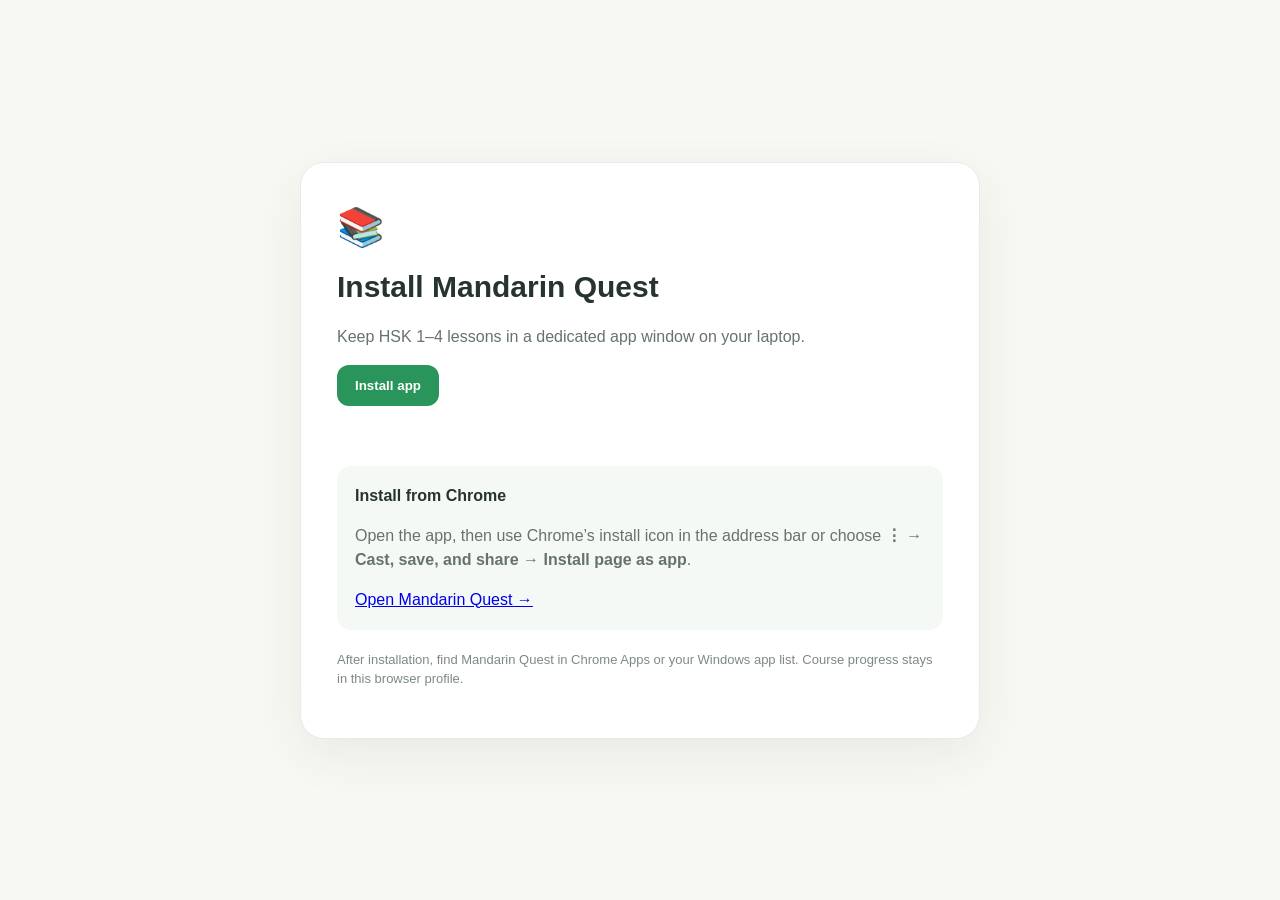
<file: mandarin-quest/install.html>
<!doctype html>
<html lang="en"><head><meta charset="utf-8"><meta name="viewport" content="width=device-width,initial-scale=1"><meta name="theme-color" content="#29955b"><title>Install Mandarin Quest</title><link rel="manifest" href="./manifest.webmanifest"><link rel="icon" href="./icon.svg" type="image/svg+xml"><style>*{box-sizing:border-box}body{margin:0;min-height:100vh;display:grid;place-items:center;padding:24px;background:#f7f8f2;color:#26332e;font:16px/1.5 "Segoe UI",Arial,sans-serif}.card{max-width:680px;background:#fff;border:1px solid #e8ece6;border-radius:24px;padding:36px;box-shadow:0 16px 50px #26332e12}.logo{font-size:38px}h1{margin:8px 0;font-size:30px}p{color:#66736b}.steps{padding:18px;background:#f5f9f5;border-radius:14px;margin:20px 0}.button{display:inline-block;border:0;border-radius:12px;background:#29955b;color:white;font-weight:800;padding:13px 18px;text-decoration:none;cursor:pointer}.muted{font-size:13px;color:#7e8983}.status{min-height:24px;color:#29955b;font-weight:700}</style></head>
<body><main class="card"><div class="logo">📚</div><h1>Install Mandarin Quest</h1><p>Keep HSK 1–4 lessons in a dedicated app window on your laptop.</p><button class="button" id="install" hidden>Install app</button><p id="status" class="status" aria-live="polite"></p><section class="steps"><b>Install from Chrome</b><p>Open the app, then use Chrome’s install icon in the address bar or choose <b>⋮ → Cast, save, and share → Install page as app</b>.</p><a href="./index.html">Open Mandarin Quest →</a></section><p class="muted">After installation, find Mandarin Quest in Chrome Apps or your Windows app list. Course progress stays in this browser profile.</p></main><script>let promptEvent=null;const button=document.getElementById('install'),status=document.getElementById('status');window.addEventListener('beforeinstallprompt',event=>{event.preventDefault();promptEvent=event;button.hidden=false});button.addEventListener('click',async()=>{if(!promptEvent){status.textContent='Use Chrome’s install icon or menu to install this app.';return}promptEvent.prompt();const result=await promptEvent.userChoice;status.textContent=result.outcome==='accepted'?'Mandarin Quest is installing.':'You can install it later from Chrome’s menu.';promptEvent=null;button.hidden=true});if('serviceWorker'in navigator)window.addEventListener('load',()=>navigator.serviceWorker.register('./sw.js').catch(()=>{}));</script></body></html>
</file>
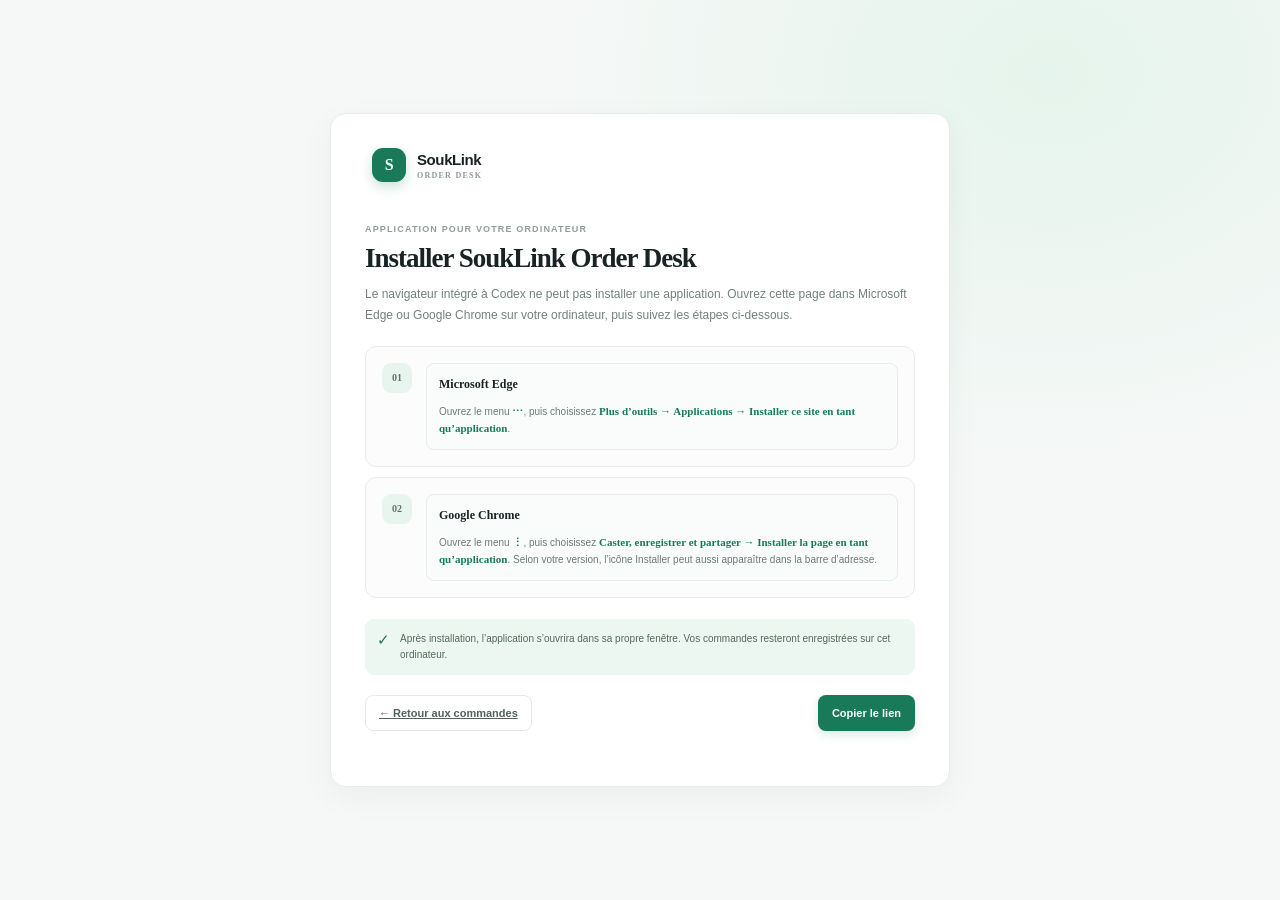
<file: order-desk/install.html>
<!doctype html>
<html lang="fr">
<head>
  <meta charset="utf-8">
  <meta name="viewport" content="width=device-width, initial-scale=1">
  <meta name="theme-color" content="#187a59">
  <title>Installer SoukLink Order Desk</title>
  <link rel="manifest" href="manifest.webmanifest">
  <link rel="icon" href="icon.svg" type="image/svg+xml">
  <link rel="stylesheet" href="styles.css?v=5">
</head>
<body class="install-page">
  <main class="install-card">
    <a class="brand" href="./"><span class="brand-mark">S</span><span>SoukLink <small>ORDER DESK</small></span></a>
    <div class="eyebrow">APPLICATION POUR VOTRE ORDINATEUR</div>
    <h1>Installer SoukLink Order Desk</h1>
    <p class="install-intro">Le navigateur intégré à Codex ne peut pas installer une application. Ouvrez cette page dans Microsoft Edge ou Google Chrome sur votre ordinateur, puis suivez les étapes ci-dessous.</p>
    <section class="install-steps">
      <article><span class="install-number">01</span><div><h2>Microsoft Edge</h2><p>Ouvrez le menu <b>⋯</b>, puis choisissez <b>Plus d’outils → Applications → Installer ce site en tant qu’application</b>.</p></div></article>
      <article><span class="install-number">02</span><div><h2>Google Chrome</h2><p>Ouvrez le menu <b>⋮</b>, puis choisissez <b>Caster, enregistrer et partager → Installer la page en tant qu’application</b>. Selon votre version, l’icône Installer peut aussi apparaître dans la barre d’adresse.</p></div></article>
    </section>
    <div class="install-note"><span>✓</span><p>Après installation, l’application s’ouvrira dans sa propre fenêtre. Vos commandes resteront enregistrées sur cet ordinateur.</p></div>
    <div class="install-actions"><a class="button secondary" href="./">← Retour aux commandes</a><button class="button primary" id="copy-link">Copier le lien</button></div>
    <p class="copy-feedback" id="copy-feedback" aria-live="polite"></p>
  </main>
  <script>
    document.querySelector("#copy-link").addEventListener("click",async()=>{const feedback=document.querySelector("#copy-feedback");try{await navigator.clipboard.writeText("https://zinebbouskiri-byte.github.io/SoukLink/order-desk/");feedback.textContent="Lien copié. Collez-le dans Edge ou Chrome."}catch{feedback.textContent="Copiez l’adresse de cette page et ouvrez-la dans Edge ou Chrome."}});
    if("serviceWorker" in navigator)window.addEventListener("load",()=>navigator.serviceWorker.register("./sw.js").catch(()=>{}));
  </script>
</body>
</html>
</file>
<file: order-desk/styles.css>
:root{--ink:#192323;--muted:#75817e;--line:#e7ece9;--paper:#fff;--canvas:#f6f8f7;--green:#187a59;--green-dark:#126044;--green-soft:#e8f5ee;--amber:#a36b12;--amber-soft:#fff4dd;--blue:#326ca0;--blue-soft:#eaf3fb;--red:#a64040;--red-soft:#fff0ef;--violet:#7056a3;--violet-soft:#f1ecfb;--shadow:0 10px 32px #12231b0c}*{box-sizing:border-box}body{margin:0;background:var(--canvas);color:var(--ink);font-family:"DM Sans",sans-serif;font-size:14px}button,input,select,textarea{font:inherit}button{cursor:pointer}.app-shell{min-height:100vh}.sidebar{position:fixed;inset:0 auto 0 0;width:248px;background:#fff;border-right:1px solid var(--line);display:flex;flex-direction:column;padding:27px 17px 20px;z-index:2}.brand{display:flex;align-items:center;gap:11px;text-decoration:none;color:var(--ink);font:800 15px Manrope,sans-serif;letter-spacing:-.4px;padding:0 7px}.brand-mark{display:grid;place-items:center;width:34px;height:34px;background:var(--green);border-radius:11px;color:white;font:800 16px Manrope;box-shadow:0 5px 12px #187a5938}.brand small{display:block;color:#8d9995;font:700 8px "DM Sans";letter-spacing:1.25px;margin-top:3px}.workspace-label,.eyebrow{font-size:9px;font-weight:700;letter-spacing:1.15px;color:#929d99}.workspace-label{margin:48px 8px 12px}.side-nav{display:grid;gap:5px}.nav-item{height:42px;display:flex;align-items:center;gap:11px;border:0;background:transparent;color:#687571;text-decoration:none;padding:0 11px;border-radius:9px;font-size:12px;font-weight:600;text-align:left}.nav-item.active{background:#edf6f1;color:var(--green)}.nav-item:hover{background:#f4f7f5}.nav-icon{font-size:17px;width:16px;text-align:center}.nav-count{margin-left:auto;background:#fff;border:1px solid #e4ebe7;border-radius:20px;padding:2px 7px;color:#63716b;font-size:10px}.sidebar-bottom{margin-top:auto}.local-note{display:flex;gap:9px;align-items:flex-start;padding:13px 10px;border:1px solid var(--line);border-radius:10px;margin-bottom:12px}.local-note b{font-size:10px;display:block}.local-note small{font-size:9px;color:var(--muted);display:block;line-height:1.5;margin-top:4px}.secure-dot{width:7px;height:7px;border-radius:50%;background:#48a675;box-shadow:0 0 0 4px #e7f5eb;margin-top:4px;flex:none}.store-link{font-size:11px;color:#6d7a75;text-decoration:none;padding:0 10px}.store-link span{color:var(--green)}.main-content{margin-left:248px;padding:0 42px 30px;max-width:1600px}.topbar{height:66px;border-bottom:1px solid var(--line);display:flex;align-items:center;justify-content:space-between}.breadcrumb{font-size:11px;color:#65716d}.breadcrumb span{color:#bdc5c1;padding:0 8px}.top-actions{display:flex;align-items:center;gap:15px}.today{font-size:10px;color:#87928e}.avatar{width:29px;height:29px;border:0;background:#e7f3ec;color:var(--green);border-radius:50%;font:800 12px Manrope}.page-heading{display:flex;justify-content:space-between;align-items:flex-end;padding:33px 0 23px}.page-heading h1{font:800 27px Manrope;margin:5px 0 5px;letter-spacing:-1px}.page-heading p,.panel-heading p{color:var(--muted);margin:0;font-size:11px}.button{border:1px solid transparent;border-radius:8px;min-height:36px;padding:0 13px;display:inline-flex;align-items:center;justify-content:center;gap:7px;font-size:11px;font-weight:700;transition:.18s}.button.primary{background:var(--green);color:#fff;box-shadow:0 4px 10px #187a5925}.button.primary:hover{background:var(--green-dark);transform:translateY(-1px)}.button.secondary{background:#fff;border-color:#e3e9e5;color:#52615b}.button.secondary:hover{border-color:#b7c8be;background:#fafcfb}.button.danger{background:#b23f3f;color:white}.stats-grid{display:grid;grid-template-columns:repeat(4,minmax(0,1fr));gap:13px;margin-bottom:20px}.stat-card{background:#fff;border:1px solid var(--line);border-radius:11px;padding:15px 16px;box-shadow:0 2px 8px #1b2b2104;min-height:107px}.stat-top{display:flex;align-items:center;justify-content:space-between;color:#77827e;font-size:10px}.stat-icon{display:grid;place-items:center;width:25px;height:25px;border-radius:8px;font-size:13px}.stat-icon.green{background:var(--green-soft);color:var(--green)}.stat-icon.blue{background:var(--blue-soft);color:var(--blue)}.stat-icon.amber{background:var(--amber-soft);color:var(--amber)}.stat-icon.violet{background:var(--violet-soft);color:var(--violet)}.stat-card strong{display:block;font:800 20px Manrope;letter-spacing:-.6px;margin:7px 0 2px}.stat-card small{font-size:9px;color:#98a19e}.orders-panel{background:#fff;border:1px solid var(--line);border-radius:12px;box-shadow:var(--shadow)}.panel-heading{display:flex;align-items:center;justify-content:space-between;padding:18px 19px 15px}.panel-heading h2{font:700 14px Manrope;margin:0 0 5px}.toolbar{display:flex;gap:9px;padding:0 19px 14px}.search-box{height:34px;border:1px solid #e4eae6;border-radius:7px;display:flex;align-items:center;padding:0 10px;gap:7px;flex:1;max-width:380px;color:#8a9691}.search-box span{font-size:20px}.search-box input{border:0;outline:0;width:100%;font-size:10px;color:var(--ink)}.toolbar select,.field select{height:34px;border:1px solid #e4eae6;border-radius:7px;background:white;padding:0 25px 0 9px;color:#65716d;font-size:10px;outline:0}.table-wrap{overflow-x:auto}table{width:100%;border-collapse:collapse;text-align:left}thead{background:#fafbfa}th{font-size:8px;letter-spacing:.7px;color:#9aa39f;font-weight:700;padding:10px 14px;border-top:1px solid #f0f2f0;border-bottom:1px solid #edf0ee}th:first-child,td:first-child{padding-left:19px}th.right,td.right{text-align:right}td{padding:13px 14px;border-bottom:1px solid #f0f2f0;font-size:10px;color:#596761;white-space:nowrap}tbody tr:hover{background:#fcfdfc}.order-id{font-size:10px;font-weight:700;color:#31413a}.order-product{font-size:9px;color:#98a19e;max-width:170px;overflow:hidden;text-overflow:ellipsis;display:block;margin-top:3px}.customer-name{font-weight:700;color:#34423c}.customer-phone{display:block;color:#9aa29f;font-size:9px;margin-top:3px}.badge{display:inline-flex;align-items:center;gap:5px;border-radius:20px;padding:5px 8px;font-size:9px;font-weight:700}.badge:before{content:"";width:5px;height:5px;border-radius:50%;background:currentColor}.badge.new{color:#5b6a64;background:#eff2f0}.badge.processing{color:#326ca0;background:var(--blue-soft)}.badge.shipped{color:#7352a4;background:var(--violet-soft)}.badge.delivered{color:#187a59;background:var(--green-soft)}.badge.cancelled{color:#a64040;background:var(--red-soft)}.badge.paid{color:#187a59;background:var(--green-soft)}.badge.pending{color:#a36b12;background:var(--amber-soft)}.badge.partial{color:#326ca0;background:var(--blue-soft)}.money{font-weight:700;color:#27372f}.row-actions{display:flex;justify-content:flex-end;gap:5px}.row-action{width:27px;height:27px;background:white;border:1px solid #e9eeeb;border-radius:6px;color:#73807a;font-size:13px}.row-action:hover{background:#f2f7f4;color:var(--green)}.row-action.delete:hover{background:#fff2f1;color:#a64040}.empty-state{text-align:center;padding:39px 20px 43px}.empty-art{margin:0 auto 13px;width:43px;height:43px;border-radius:14px;display:grid;place-items:center;background:#edf6f1;color:var(--green);font-size:22px}.empty-state h3{font:700 13px Manrope;margin:0 0 5px}.empty-state p{font-size:10px;color:#89948f;margin:0 0 16px}.table-footer{display:flex;justify-content:space-between;padding:12px 19px;border-top:1px solid #edf0ee;color:#9aa39f;font-size:9px}.app-footer{display:flex;justify-content:space-between;color:#9aa39f;font-size:9px;margin-top:18px}.dialog{border:1px solid #e4eae6;border-radius:14px;padding:0;width:min(620px,calc(100% - 28px));max-height:calc(100% - 28px);box-shadow:0 25px 80px #17251d30;color:var(--ink)}.dialog::backdrop{background:#15241d72;backdrop-filter:blur(3px)}.dialog form{padding:22px}.dialog-head{display:flex;align-items:flex-start;justify-content:space-between;margin-bottom:20px}.dialog-head h2{font:800 20px Manrope;margin:5px 0 0;letter-spacing:-.5px}.icon-button{border:0;background:#f2f5f3;border-radius:50%;width:29px;height:29px;font-size:20px;color:#718079}.form-grid{display:grid;grid-template-columns:1fr 1fr;gap:13px}.field{display:grid;gap:6px;font-size:10px;font-weight:700;color:#57645e}.field.full{grid-column:1/-1}.field input,.field textarea,.field select{width:100%;border:1px solid #e1e8e3;border-radius:7px;outline:0;padding:9px 10px;color:var(--ink);font-size:11px;background:#fff}.field input,.field select{height:36px}.field textarea{resize:vertical}.field input:focus,.field textarea:focus,.field select:focus{border-color:#70a78e;box-shadow:0 0 0 3px #187a5910}.form-error{color:#a64040;font-size:10px;margin-top:10px;min-height:12px}.dialog-actions{display:flex;justify-content:flex-end;gap:8px;margin-top:12px}.small-dialog{width:min(430px,calc(100% - 28px));padding:22px}.small-dialog .dialog-head{margin-bottom:8px}.small-dialog .dialog-head h2{font-size:17px}.muted{font-size:11px;line-height:1.6;color:#78837e}.receipt-dialog{width:min(720px,calc(100% - 24px));padding:18px;background:#f2f4f2}.receipt-actions{display:flex;justify-content:flex-end;gap:8px;margin-bottom:14px}.receipt{background:#fff;width:min(100%,600px);margin:auto;padding:42px 48px;box-shadow:0 4px 18px #1a2a200f;min-height:480px}.receipt-brand{display:flex;align-items:center;gap:10px}.receipt-brand .brand-mark{width:37px;height:37px}.receipt-brand b{font:800 16px Manrope}.receipt-brand small{display:block;color:#84918b;font-size:9px;letter-spacing:.7px;margin-top:2px}.receipt-title{display:flex;justify-content:space-between;align-items:flex-start;margin:34px 0 24px;padding-bottom:18px;border-bottom:1px solid var(--line)}.receipt-title h2{font:800 24px Manrope;margin:0}.receipt-title p{margin:5px 0;color:#82908a;font-size:10px}.receipt-number{text-align:right;color:#74817a;font-size:10px}.receipt-number b{display:block;color:#27372f;font-size:12px;margin-bottom:5px}.receipt-info{display:grid;grid-template-columns:1fr 1fr;gap:18px;margin:20px 0 25px}.receipt-info span{display:block;font-size:8px;letter-spacing:.8px;color:#94a09a;margin-bottom:6px}.receipt-info b,.receipt-info p{font-size:11px;margin:0;color:#34433b}.receipt-lines{width:100%;border-collapse:collapse}.receipt-lines th{background:#f7f9f7;font-size:8px}.receipt-lines td{padding:12px;font-size:10px}.receipt-total{width:220px;margin:16px 0 0 auto}.receipt-total div{display:flex;justify-content:space-between;padding:6px 0;font-size:10px;color:#738079}.receipt-total .grand{border-top:1px solid var(--line);margin-top:5px;padding-top:11px;font-size:13px;font-weight:800;color:#1d2d25}.receipt-note{margin-top:36px;padding:14px;background:#f6f8f6;border-radius:8px;font-size:9px;line-height:1.6;color:#6f7c75}.receipt-thanks{text-align:center;margin-top:25px;color:var(--green);font:700 10px Manrope}.toast{position:fixed;bottom:24px;right:24px;background:#20352b;color:#fff;padding:11px 15px;border-radius:8px;font-size:11px;box-shadow:0 10px 25px #13231c30;opacity:0;transform:translateY(8px);pointer-events:none;transition:.2s;z-index:20}.toast.show{opacity:1;transform:translateY(0)}
@media(max-width:1000px){.main-content{padding:0 24px 24px}.stats-grid{grid-template-columns:repeat(2,minmax(0,1fr))}}@media(max-width:700px){.sidebar{position:static;width:auto;height:auto;padding:12px 15px;border-right:0;border-bottom:1px solid var(--line);display:block}.brand{padding:0}.workspace-label,.side-nav,.sidebar-bottom{display:none}.main-content{margin-left:0;padding:0 14px 24px}.topbar{height:48px}.page-heading{padding:25px 0 17px;align-items:flex-start;gap:13px}.page-heading h1{font-size:23px}.page-heading p{max-width:250px;line-height:1.5}.page-heading>.button{white-space:nowrap;padding:0 9px;font-size:10px}.stats-grid{gap:8px}.stat-card{padding:12px;min-height:98px}.stat-top{font-size:9px}.stat-card strong{font-size:17px}.toolbar{flex-wrap:wrap;padding:0 12px 12px}.search-box{max-width:none;flex-basis:100%}.toolbar select{flex:1}.panel-heading{padding:15px 12px}.panel-heading h2{font-size:13px}.panel-heading p{font-size:9px}.panel-heading .button{padding:0 9px}.panel-heading .button span{display:none}.table-footer{padding:11px 12px;font-size:8px}.app-footer{font-size:8px}.form-grid{grid-template-columns:1fr}.field.full{grid-column:auto}.dialog form,.small-dialog{padding:17px}.receipt{padding:28px 20px}.receipt-title h2{font-size:21px}}@media print{body{background:#fff}.app-shell,.dialog:not(.receipt-dialog),.receipt-actions,.toast{display:none!important}.receipt-dialog{position:static;display:block!important;border:0;box-shadow:none;max-width:none;width:100%;max-height:none;padding:0;margin:0;background:#fff}.receipt-dialog::backdrop{display:none}.receipt{box-shadow:none;width:100%;min-height:0;padding:20mm 18mm}.receipt-note{print-color-adjust:exact;-webkit-print-color-adjust:exact}}
.install-button{min-height:31px;padding:0 9px;font-size:9px;background:#e8f5ee;color:var(--green);border-color:#d9ebdf}
.install-steps{display:grid;gap:10px;margin:16px 0}.install-steps div{display:grid;gap:5px;padding:12px;border:1px solid var(--line);border-radius:8px;background:#fafcfb}.install-steps b{font:700 11px Manrope;color:var(--green)}.install-steps span{font-size:10px;color:#64716b;line-height:1.55}
.install-button{text-decoration:none}.install-page{min-height:100vh;display:grid;place-items:center;padding:28px;background:radial-gradient(ellipse at 82% 8%,#e5f4ec 0,transparent 35%),var(--canvas)}.install-card{width:min(100%,620px);background:#fff;border:1px solid var(--line);border-radius:16px;padding:34px;box-shadow:var(--shadow)}.install-card>.brand{margin-bottom:42px}.install-card .eyebrow{margin-bottom:9px}.install-card h1{font:800 27px Manrope;letter-spacing:-1px;margin:0 0 10px}.install-intro{font-size:12px;line-height:1.7;color:#74817a;margin:0}.install-page .install-steps{margin:21px 0}.install-page .install-steps article{display:flex;gap:14px;padding:16px;border:1px solid var(--line);border-radius:11px;background:#fbfcfb}.install-number{flex:none;display:grid;place-items:center;width:30px;height:30px;border-radius:9px;background:var(--green-soft);color:var(--green);font:800 10px Manrope}.install-page .install-steps h2{font:700 12px Manrope;color:var(--ink);margin:1px 0 6px}.install-page .install-steps p{font-size:10px;color:#6e7a74;line-height:1.7;margin:0}.install-note{display:flex;gap:10px;padding:12px;background:#edf7f1;border-radius:9px;color:var(--green)}.install-note span{font-size:15px}.install-note p{font-size:10px;line-height:1.6;margin:0;color:#536b5e}.install-actions{display:flex;justify-content:space-between;gap:10px;margin-top:20px}.copy-feedback{min-height:14px;text-align:right;font-size:10px;color:var(--green);margin:7px 0 0}@media(max-width:520px){.install-page{padding:14px}.install-card{padding:22px}.install-card>.brand{margin-bottom:30px}.install-card h1{font-size:23px}.install-actions .button{font-size:10px;padding:0 10px}}
.profit-card{grid-column:span 1}.panel-tools{display:flex;align-items:center;gap:6px;flex-wrap:wrap;justify-content:flex-end}.panel-tools .button{min-height:32px;padding:0 9px;font-size:10px}.cloud-login-form{display:grid;gap:12px}.cloud-login-form .dialog-actions{margin-top:0}.cloud-connected .dialog-actions{justify-content:space-between}.tracking-link{display:block;color:var(--blue);font-size:9px;text-decoration:none;margin-top:4px;max-width:190px;overflow:hidden;text-overflow:ellipsis}.tracking-link:hover{text-decoration:underline}.whatsapp-action{text-decoration:none;display:grid;place-items:center;color:#18875b;background:#f0faf4;font-size:15px}.loss{color:var(--red)}.receipt-tracking{padding:10px 12px;background:#f3f7f5;border-radius:7px;color:#50645a;font-size:10px;margin:0 0 18px}
@media(max-width:900px){.panel-heading{align-items:flex-start;gap:12px;flex-wrap:wrap}.panel-tools{justify-content:flex-start}.table-wrap table{min-width:890px}}
@media(max-width:700px){.panel-heading{display:grid}.panel-tools{width:100%;justify-content:flex-start}.panel-tools .button{flex:1}.panel-tools .button span{display:inline!important}.table-wrap table{min-width:880px}}
</file>
